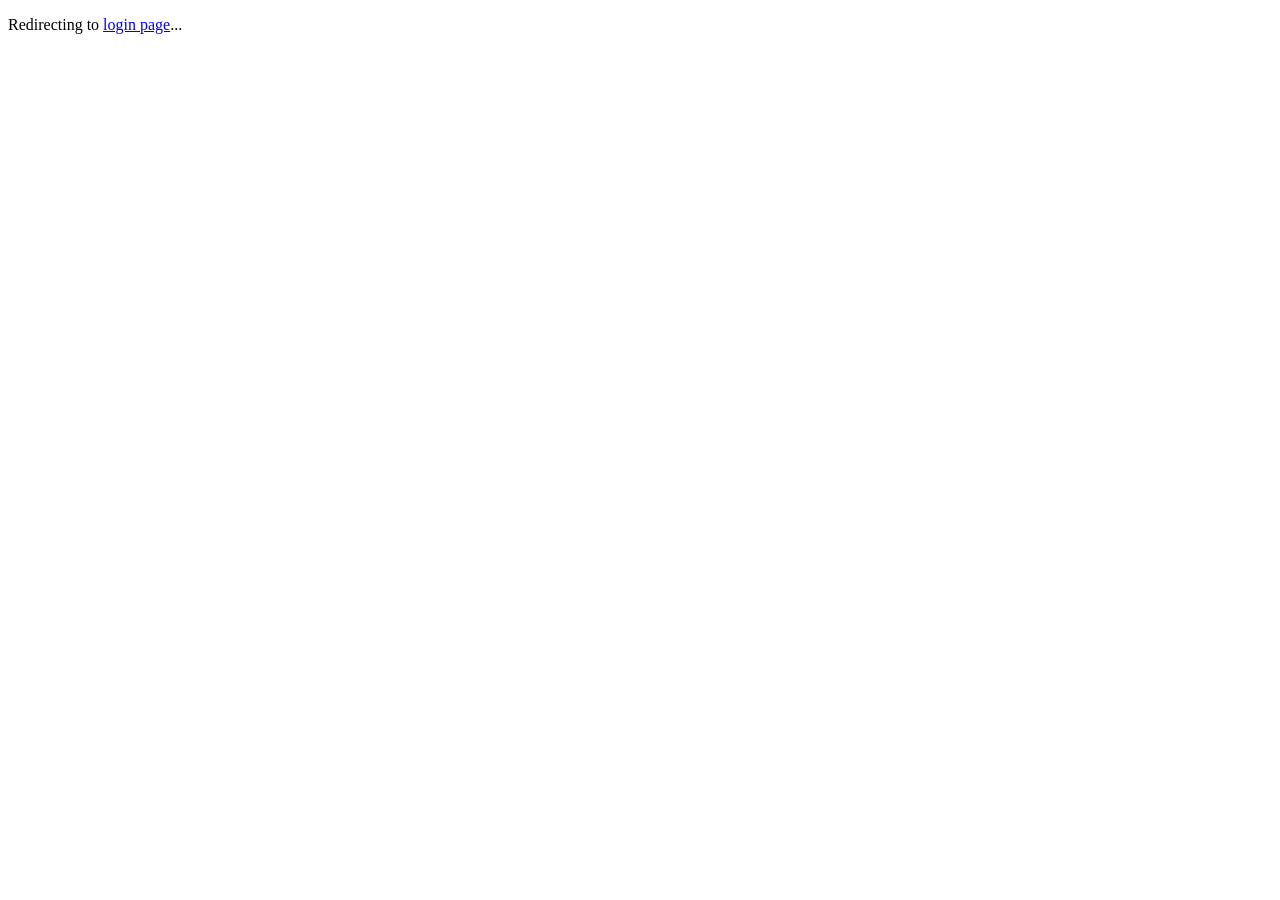
<file: index.html>
<!DOCTYPE html>
<html lang="en">
<head>
    <meta charset="UTF-8">
    <meta http-equiv="refresh" content="0; url=login.php">
    <title>Redirecting...</title>
</head>
<body>
    <p>Redirecting to <a href="login.php">login page</a>...</p>
</body>
</html>
</file>
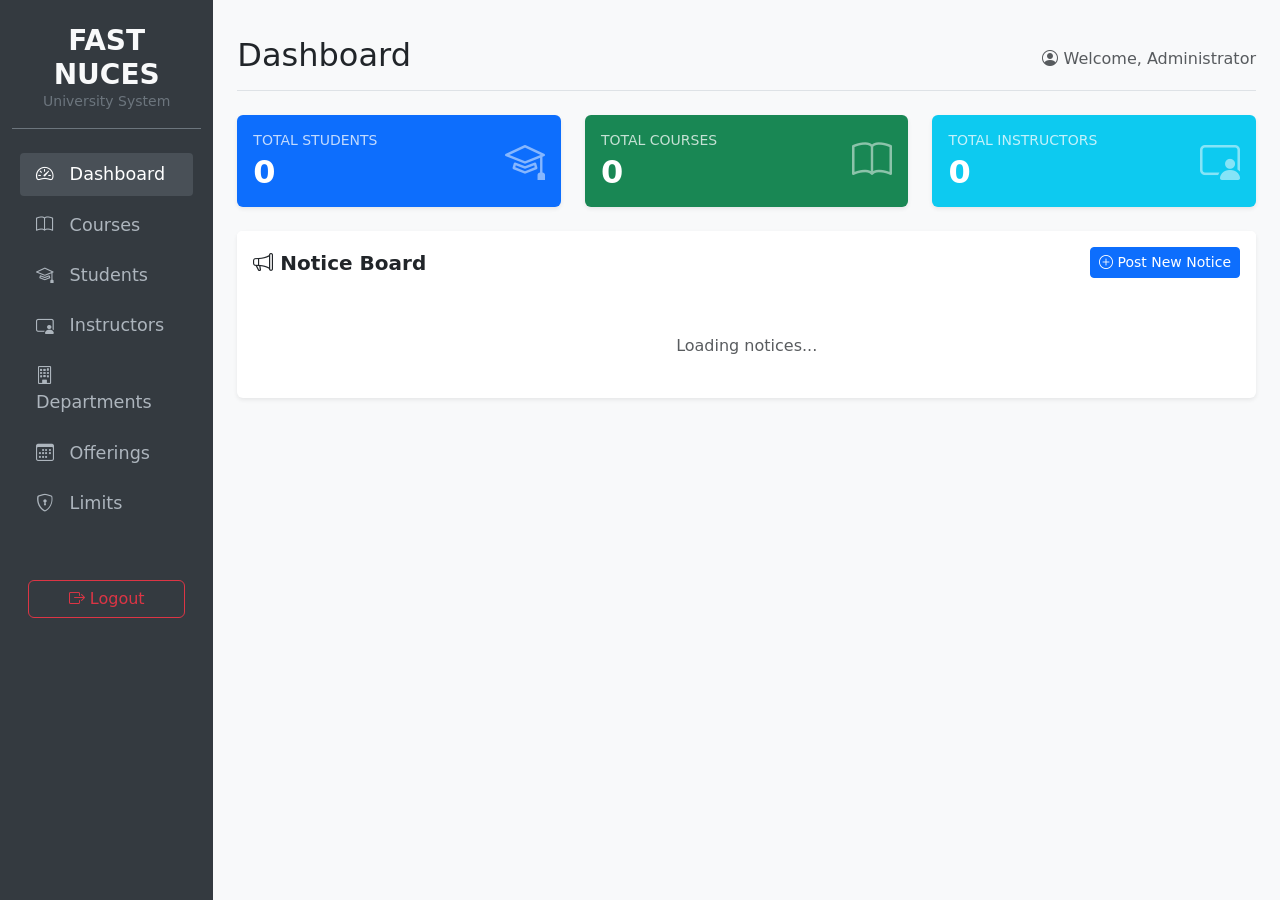
<file: admin_dashboard.html>
<!DOCTYPE html>
<html lang="en">
<head>
    <meta charset="UTF-8">
    <meta name="viewport" content="width=device-width, initial-scale=1.0">
    <title>Admin Dashboard - Registration System</title>
    <!-- Bootstrap 5 CSS -->
    <link href="https://cdn.jsdelivr.net/npm/bootstrap@5.3.2/dist/css/bootstrap.min.css" rel="stylesheet">
    <link rel="stylesheet" href="https://cdn.jsdelivr.net/npm/bootstrap-icons@1.11.1/font/bootstrap-icons.css">
    <style>
        body {
            background-color: #f8f9fa;
        }
        .sidebar {
            min-height: 100vh;
            background-color: #343a40;
            color: white;
            transition: all 0.3s;
        }
        .sidebar .nav-link {
            color: #adb5bd;
            font-size: 1.1rem;
            margin-bottom: 0.5rem;
            border-radius: 0.25rem;
        }
        .sidebar .nav-link:hover, .sidebar .nav-link.active {
            color: #fff;
            background-color: #495057;
        }
        .sidebar .nav-link i {
            margin-right: 10px;
        }
        .main-content {
            padding: 20px;
        }
        .card-header {
            background-color: #fff;
            border-bottom: 2px solid #f8f9fa;
        }
        .modal-overlay {
            z-index: 1050;
        }
    </style>
</head>
<body>
    <div class="container-fluid">
        <div class="row">
            <!-- Sidebar -->
            <nav class="col-md-3 col-lg-2 d-md-block sidebar py-4">
                <div class="position-sticky">
                    <div class="px-3 mb-4 border-bottom border-secondary pb-3 text-center">
                        <h3 class="mb-0 text-light fw-bold">FAST NUCES</h3>
                        <p class="text-secondary small mb-0">University System</p>
                    </div>
                    <ul class="nav flex-column px-2" id="tab-links">
                        <li class="nav-item">
                            <a class="nav-link active" href="#" onclick="switchTab('dashboard')">
                                <i class="bi bi-speedometer2"></i> Dashboard
                            </a>
                        </li>
                        <li class="nav-item">
                            <a class="nav-link" href="#" onclick="switchTab('courses')">
                                <i class="bi bi-book"></i> Courses
                            </a>
                        </li>
                        <li class="nav-item">
                            <a class="nav-link" href="#" onclick="switchTab('students')">
                                <i class="bi bi-mortarboard"></i> Students
                            </a>
                        </li>
                        <li class="nav-item">
                            <a class="nav-link" href="#" onclick="switchTab('instructors')">
                                <i class="bi bi-person-video3"></i> Instructors
                            </a>
                        </li>
                        <li class="nav-item">
                            <a class="nav-link" href="#" onclick="switchTab('departments')">
                                <i class="bi bi-building"></i> Departments
                            </a>
                        </li>
                        <li class="nav-item">
                            <a class="nav-link" href="#" onclick="switchTab('offerings')">
                                <i class="bi bi-calendar3"></i> Offerings
                            </a>
                        </li>
                        <li class="nav-item">
                            <a class="nav-link" href="#" onclick="switchTab('limits')">
                                <i class="bi bi-shield-lock"></i> Limits
                            </a>
                        </li>
                    </ul>
                    <div class="mt-5 px-3">
                        <a href="php/admin/logout.php" class="btn btn-outline-danger w-100">
                            <i class="bi bi-box-arrow-right"></i> Logout
                        </a>
                    </div>
                </div>
            </nav>

            <!-- Main Content -->
            <main class="col-md-9 ms-sm-auto col-lg-10 px-md-4 main-content">
                <!-- Top Navbar/Header -->
                <header class="d-flex justify-content-between flex-wrap flex-md-nowrap align-items-center pt-3 pb-2 mb-4 border-bottom">
                    <h1 class="h2 text-dark" id="page-title">Dashboard</h1>
                    <div class="btn-toolbar mb-2 mb-md-0">
                        <span class="text-muted"><i class="bi bi-person-circle"></i> Welcome, Administrator</span>
                    </div>
                </header>
                
                <!-- Dashboard Tab -->
                <section id="tab-dashboard" class="d-block">
                    <!-- Summary Cards -->
                    <div class="row g-4 mb-4">
                        <div class="col-md-4">
                            <div class="card border-0 shadow-sm bg-primary text-white">
                                <div class="card-body d-flex align-items-center">
                                    <div class="flex-grow-1">
                                        <h6 class="text-uppercase mb-1 small opacity-75">Total Students</h6>
                                        <h2 class="mb-0 fw-bold" id="stat-students">0</h2>
                                    </div>
                                    <i class="bi bi-mortarboard fs-1 opacity-50"></i>
                                </div>
                            </div>
                        </div>
                        <div class="col-md-4">
                            <div class="card border-0 shadow-sm bg-success text-white">
                                <div class="card-body d-flex align-items-center">
                                    <div class="flex-grow-1">
                                        <h6 class="text-uppercase mb-1 small opacity-75">Total Courses</h6>
                                        <h2 class="mb-0 fw-bold" id="stat-courses">0</h2>
                                    </div>
                                    <i class="bi bi-book fs-1 opacity-50"></i>
                                </div>
                            </div>
                        </div>
                        <div class="col-md-4">
                            <div class="card border-0 shadow-sm bg-info text-white">
                                <div class="card-body d-flex align-items-center">
                                    <div class="flex-grow-1">
                                        <h6 class="text-uppercase mb-1 small opacity-75">Total Instructors</h6>
                                        <h2 class="mb-0 fw-bold" id="stat-instructors">0</h2>
                                    </div>
                                    <i class="bi bi-person-video3 fs-1 opacity-50"></i>
                                </div>
                            </div>
                        </div>
                    </div>

                    <!-- Notice Board -->
                    <div class="row g-4">
                        <div class="col-12">
                            <div class="card border-0 shadow-sm h-100">
                                <div class="card-header bg-white border-0 py-3 d-flex justify-content-between align-items-center">
                                    <h5 class="mb-0 fw-bold"><i class="bi bi-megaphone"></i> Notice Board</h5>
                                    <button class="btn btn-primary btn-sm" onclick="openNoticeModal()">
                                        <i class="bi bi-plus-circle"></i> Post New Notice
                                    </button>
                                </div>
                                <div class="card-body">
                                    <div class="row" id="notice-board-container">
                                        <div class="col-12 text-center py-4 text-muted">Loading notices...</div>
                                    </div>
                                </div>
                            </div>
                        </div>
                    </div>
                </section>

                <!-- Courses Tab -->
                <section id="tab-courses" class="d-none">
                    <div class="card shadow-sm">
                        <div class="card-header d-flex justify-content-between align-items-center py-3">
                            <h5 class="mb-0">Course Management</h5>
                            <button onclick="openCourseModal()" class="btn btn-success btn-sm"><i class="bi bi-plus-lg"></i> Add Course</button>
                        </div>
                        <div class="card-body">
                            <div class="table-responsive" id="course-list-container"></div>
                        </div>
                    </div>
                </section>

                <!-- Students Tab -->
                <section id="tab-students" class="d-none">
                    <div class="card shadow-sm">
                        <div class="card-header d-flex justify-content-between align-items-center py-3">
                            <h5 class="mb-0">Student Management</h5>
                            <button onclick="openStudentModal()" class="btn btn-success btn-sm"><i class="bi bi-plus-lg"></i> Add Student</button>
                        </div>
                        <div class="card-body">
                            <div class="table-responsive" id="student-list-container"></div>
                        </div>
                    </div>
                </section>

                <!-- Instructors Tab -->
                <section id="tab-instructors" class="d-none">
                    <div class="card shadow-sm">
                        <div class="card-header d-flex justify-content-between align-items-center py-3">
                            <h5 class="mb-0">Instructor Management</h5>
                            <button onclick="openInstructorModal()" class="btn btn-success btn-sm"><i class="bi bi-plus-lg"></i> Add Instructor</button>
                        </div>
                        <div class="card-body">
                            <div class="table-responsive" id="instructor-list-container"></div>
                        </div>
                    </div>
                </section>

                <!-- Departments Tab -->
                <section id="tab-departments" class="d-none">
                    <div class="card shadow-sm">
                        <div class="card-header d-flex justify-content-between align-items-center py-3">
                            <h5 class="mb-0">Department Management</h5>
                            <button onclick="openDeptModal()" class="btn btn-success btn-sm"><i class="bi bi-plus-lg"></i> Add Department</button>
                        </div>
                        <div class="card-body">
                            <div class="table-responsive" id="dept-list-container"></div>
                        </div>
                    </div>
                </section>

                <!-- Offerings Tab -->
                <section id="tab-offerings" class="d-none">
                    <div class="card shadow-sm">
                        <div class="card-header d-flex justify-content-between align-items-center py-3">
                            <h5 class="mb-0">Course Offerings</h5>
                            <button onclick="openOfferingModal()" class="btn btn-success btn-sm"><i class="bi bi-plus-lg"></i> Add Offering</button>
                        </div>
                        <div class="card-body">
                            <div class="table-responsive" id="offering-list-container"></div>
                        </div>
                    </div>
                </section>

                <!-- Registration Limits Section -->
                <section id="tab-limits" class="d-none">
                    <div class="card shadow-sm">
                        <div class="card-header d-flex justify-content-between align-items-center py-3">
                            <h5 class="mb-0">Course Registration Limits</h5>
                            <button onclick="openLimitModal()" class="btn btn-primary btn-sm"><i class="bi bi-plus-circle me-2"></i>Set New Limit</button>
                        </div>
                        <div class="card-body">
                            <div id="limit-list-container" class="table-responsive">
                                <p class="text-muted text-center py-4">Loading limits...</p>
                            </div>
                        </div>
                    </div>
                </section>
        </main>
        </div>
    </div>

    <!-- Course Modal -->
    <div id="course-modal" class="modal-overlay" style="display:none; position:fixed; top:0; left:0; width:100%; height:100%; background:rgba(0,0,0,0.5); align-items:center; justify-content:center;">
        <div class="bg-white p-4 rounded shadow-lg" style="width: 100%; max-width: 500px;">
            <div class="d-flex justify-content-between align-items-center mb-3">
                <h5 id="c-modal-title" class="mb-0">Add Course</h5>
                <button type="button" class="btn-close" onclick="closeModal('course-modal')"></button>
            </div>
            <input type="hidden" id="c_id">
            <div class="mb-3"><label class="form-label">Title</label><input type="text" id="c_title" class="form-control" required></div>
            <div class="row mb-3">
                <div class="col"><label class="form-label">Credits</label><input type="number" id="c_credits" class="form-control" min="1" required></div>
                <div class="col"><label class="form-label">Capacity</label><input type="number" id="c_capacity" class="form-control" min="1" required></div>
            </div>
            <div class="mb-3"><label class="form-label">Department</label><select id="c_dept" class="form-select" required></select></div>
            <div class="mb-3">
                <label class="form-label">Course Type</label>
                <select id="c_type" class="form-select">
                    <option value="Core">Core</option>
                    <option value="Elective">Elective</option>
                </select>
            </div>
            <div class="mb-4"><label class="form-label">Prerequisite Course ID</label><input type="number" id="c_prereq" class="form-control" placeholder="Optional (0 for none)"></div>
            <div class="d-flex justify-content-end gap-2">
                <button onclick="closeModal('course-modal')" class="btn btn-secondary">Cancel</button>
                <button onclick="saveCourse()" class="btn btn-primary">Save Course</button>
            </div>
        </div>
    </div>

    <!-- Student Modal -->
    <div id="student-modal" class="modal-overlay" style="display:none; position:fixed; top:0; left:0; width:100%; height:100%; background:rgba(0,0,0,0.5); align-items:center; justify-content:center;">
        <div class="bg-white p-4 rounded shadow-lg" style="width: 100%; max-width: 500px; max-height: 90vh; overflow-y:auto;">
            <div class="d-flex justify-content-between align-items-center mb-3">
                <h5 id="s-modal-title" class="mb-0">Add Student</h5>
                <button type="button" class="btn-close" onclick="closeModal('student-modal')"></button>
            </div>
            <input type="hidden" id="s_id">
            <div class="mb-3"><label class="form-label">Full Name</label><input type="text" id="s_name" class="form-control" required></div>
            <div class="mb-3"><label class="form-label">Email</label><input type="email" id="s_email" class="form-control" required></div>
            <div class="row mb-3">
                <div class="col"><label class="form-label">Phone</label><input type="text" id="s_phone" class="form-control"></div>
                <div class="col">
                    <label class="form-label">Status</label>
                    <select id="s_status" class="form-select">
                        <option value="CURRENT">CURRENT</option>
                        <option value="GRADUATED">GRADUATED</option>
                        <option value="DROPPED">DROPPED</option>
                        <option value="SUSPENDED">SUSPENDED</option>
                    </select>
                </div>
            </div>
            <div class="mb-3"><label class="form-label">Password</label><input type="text" id="s_password" class="form-control" placeholder="Leave blank to keep current"></div>
            <div class="row mb-4">
                <div class="col"><label class="form-label">Semester</label><input type="number" id="s_semester" class="form-control" min="1" max="10" value="1" required></div>
                <div class="col"><label class="form-label">Batch</label><input type="number" id="s_batch" class="form-control" min="2000" max="2100" value="2024" required></div>
                <div class="col"><label class="form-label">CGPA</label><input type="number" id="s_cgpa" class="form-control" step="0.01" min="0" max="4" value="0.00"></div>
                <div class="col"><label class="form-label">Credits</label><input type="number" id="s_credits" class="form-control" min="0" value="0"></div>
            </div>
            <div class="d-flex justify-content-end gap-2">
                <button onclick="closeModal('student-modal')" class="btn btn-secondary">Cancel</button>
                <button onclick="saveStudent()" class="btn btn-primary">Save Student</button>
            </div>
        </div>
    </div>

    <!-- Instructor Modal -->
    <div id="instructor-modal" class="modal-overlay" style="display:none; position:fixed; top:0; left:0; width:100%; height:100%; background:rgba(0,0,0,0.5); align-items:center; justify-content:center;">
        <div class="bg-white p-4 rounded shadow-lg" style="width: 100%; max-width: 500px;">
            <div class="d-flex justify-content-between align-items-center mb-3">
                <h5 id="i-modal-title" class="mb-0">Add Instructor</h5>
                <button type="button" class="btn-close" onclick="closeModal('instructor-modal')"></button>
            </div>
            <input type="hidden" id="i_id">
            <div class="mb-3"><label class="form-label">Name</label><input type="text" id="i_name" class="form-control" required></div>
            <div class="mb-3"><label class="form-label">Email</label><input type="email" id="i_email" class="form-control" required></div>
            <div class="mb-4"><label class="form-label">Department</label><select id="i_dept" class="form-select" required></select></div>
            <div class="d-flex justify-content-end gap-2">
                <button onclick="closeModal('instructor-modal')" class="btn btn-secondary">Cancel</button>
                <button onclick="saveInstructor()" class="btn btn-primary">Save Instructor</button>
            </div>
        </div>
    </div>

    <!-- Department Modal -->
    <div id="dept-modal" class="modal-overlay" style="display:none; position:fixed; top:0; left:0; width:100%; height:100%; background:rgba(0,0,0,0.5); align-items:center; justify-content:center;">
        <div class="bg-white p-4 rounded shadow-lg" style="width: 100%; max-width: 500px;">
            <div class="d-flex justify-content-between align-items-center mb-3">
                <h5 id="d-modal-title" class="mb-0">Add Department</h5>
                <button type="button" class="btn-close" onclick="closeModal('dept-modal')"></button>
            </div>
            <input type="hidden" id="d_id">
            <div class="mb-4"><label class="form-label">Department Name</label><input type="text" id="d_name" class="form-control" required></div>
            <div class="d-flex justify-content-end gap-2">
                <button onclick="closeModal('dept-modal')" class="btn btn-secondary">Cancel</button>
                <button onclick="saveDept()" class="btn btn-primary">Save Department</button>
            </div>
        </div>
    </div>

    <!-- Offering Modal -->
    <div id="offering-modal" class="modal-overlay" style="display:none; position:fixed; top:0; left:0; width:100%; height:100%; background:rgba(0,0,0,0.5); align-items:center; justify-content:center;">
        <div class="bg-white p-4 rounded shadow-lg" style="width: 100%; max-width: 500px;">
            <div class="d-flex justify-content-between align-items-center mb-3">
                <h5 id="o-modal-title" class="mb-0">Add Course Offering</h5>
                <button type="button" class="btn-close" onclick="closeModal('offering-modal')"></button>
            </div>
            <input type="hidden" id="o_id">
            <div class="mb-3">
                <label class="form-label">Course</label>
                <select id="o_course" class="form-select" required></select>
            </div>
            <div class="mb-3">
                <label class="form-label">Instructor</label>
                <select id="o_instructor" class="form-select" required></select>
            </div>
            <div class="mb-4"><label class="form-label">Semester (1-10)</label><input type="number" id="o_semester" class="form-control" min="1" max="10" required></div>
            <div class="d-flex justify-content-end gap-2">
                <button onclick="closeModal('offering-modal')" class="btn btn-secondary">Cancel</button>
                <button onclick="saveOffering()" class="btn btn-primary">Save Offering</button>
            </div>
        </div>
    </div>

    <!-- Registration Limit Modal -->
    <div id="limit-modal" class="modal-overlay" style="display:none; position:fixed; top:0; left:0; width:100%; height:100%; background:rgba(0,0,0,0.5); align-items:center; justify-content:center;">
        <div class="modal-content bg-white p-4 rounded shadow-lg" style="width: 100%; max-width: 500px;">
            <h5 id="l-modal-title" class="fw-bold mb-4">Set Registration Limit</h5>
            <input type="hidden" id="l_id">
            <div class="mb-3">
                <label class="form-label">Batch (Year)</label>
                <input type="number" id="l_batch" class="form-control" min="2000" max="2100" placeholder="e.g. 2024" required>
            </div>
            <div class="mb-3">
                <label class="form-label">Semester</label>
                <input type="number" id="l_semester" class="form-control" min="1" max="10" placeholder="e.g. 1" required>
            </div>
            <div class="mb-3">
                <label class="form-label">Max Courses Allowed</label>
                <input type="number" id="l_max" class="form-control" placeholder="e.g. 5" required>
            </div>
            <div class="d-flex justify-content-end gap-2 mt-4">
                <button onclick="closeModal('limit-modal')" class="btn btn-secondary">Cancel</button>
                <button onclick="saveLimit()" class="btn btn-primary px-4">Save Limit</button>
            </div>
        </div>
    </div>

    <!-- Notice Modal -->
    <div id="notice-modal" class="modal-overlay" style="display:none; position:fixed; top:0; left:0; width:100%; height:100%; background:rgba(0,0,0,0.5); align-items:center; justify-content:center;">
        <div class="bg-white p-4 rounded shadow-lg" style="width: 100%; max-width: 500px;">
            <div class="d-flex justify-content-between align-items-center mb-3">
                <h5 class="mb-0 fw-bold">Post New Notice</h5>
                <button type="button" class="btn-close" onclick="closeModal('notice-modal')"></button>
            </div>
            <div class="mb-3">
                <label class="form-label">Title</label>
                <input type="text" id="n_title" class="form-control" placeholder="e.g. Exam Schedule">
            </div>
            <div class="mb-4">
                <label class="form-label">Content</label>
                <textarea id="n_content" class="form-control" rows="4" placeholder="Enter notice details..."></textarea>
            </div>
            <div class="d-flex justify-content-end gap-2">
                <button onclick="closeModal('notice-modal')" class="btn btn-secondary">Cancel</button>
                <button onclick="saveNotice()" class="btn btn-primary">Post Notice</button>
            </div>
        </div>
    </div>

    <!-- Bootstrap 5 JS Bundle with Popper -->
    <script src="https://cdn.jsdelivr.net/npm/bootstrap@5.3.2/dist/js/bootstrap.bundle.min.js"></script>
    <script src="js/admin.js?v=6"></script>
</body>
</html>
</file>
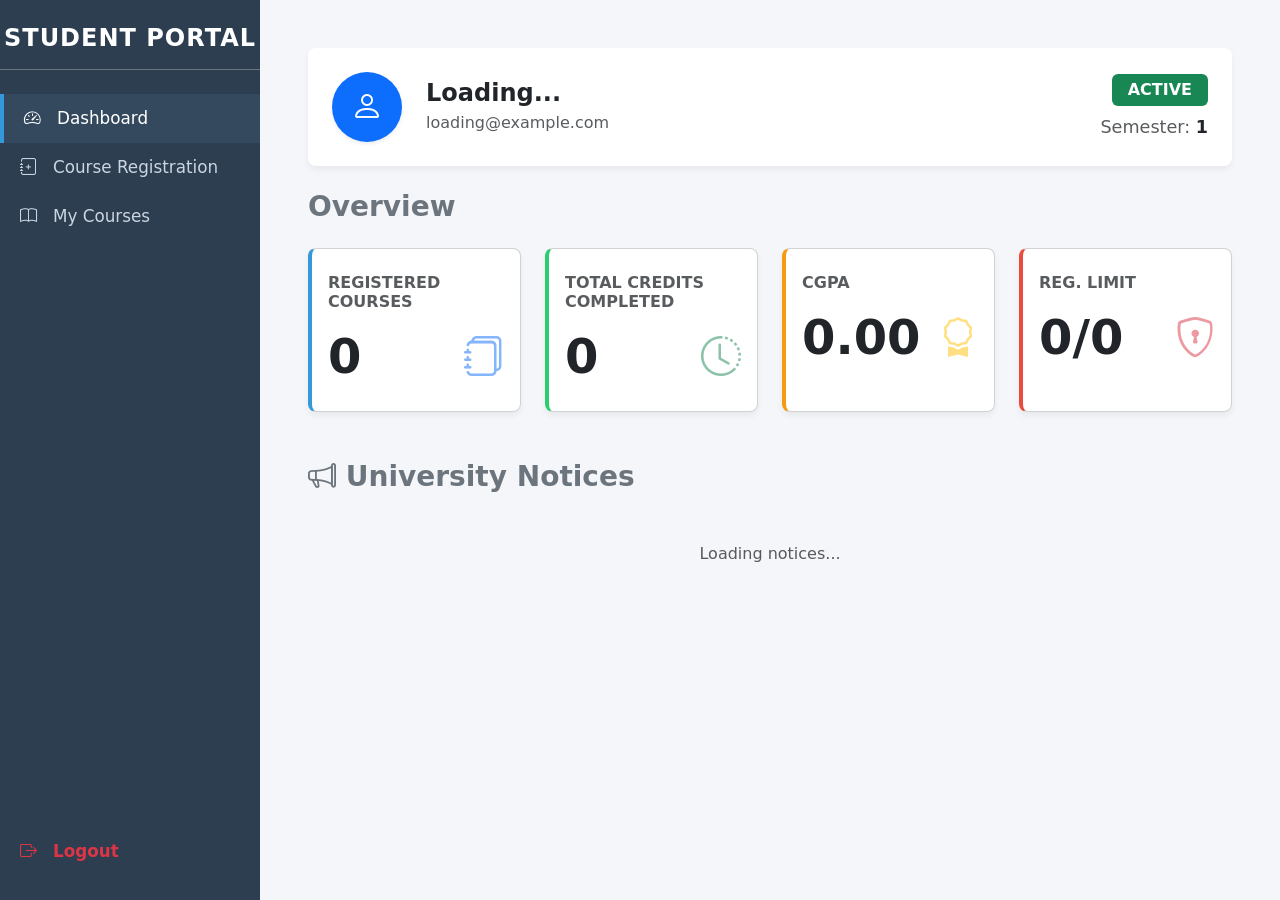
<file: dashboard.html>
<!DOCTYPE html>
<html lang="en">

<head>
    <meta charset="UTF-8">
    <meta name="viewport" content="width=device-width, initial-scale=1.0">
    <title>Student Dashboard</title>
    <!-- Bootstrap CSS -->
    <link href="https://cdn.jsdelivr.net/npm/bootstrap@5.3.0/dist/css/bootstrap.min.css" rel="stylesheet">
    <!-- Bootstrap Icons -->
    <link href="https://cdn.jsdelivr.net/npm/bootstrap-icons@1.10.5/font/bootstrap-icons.css" rel="stylesheet">
    <style>
        body {
            background-color: #f4f6f9;
        }

        .sidebar {
            min-height: 100vh;
            background-color: #2c3e50;
            color: #fff;
        }

        .sidebar a {
            color: #cbd5e1;
            text-decoration: none;
            padding: 12px 20px;
            display: block;
            font-size: 1.05rem;
            transition: all 0.3s;
        }

        .sidebar a:hover,
        .sidebar a.active {
            color: #fff;
            background-color: #34495e;
            border-left: 4px solid #3498db;
        }

        .card-summary {
            border-left: 4px solid #3498db;
            box-shadow: 0 4px 6px rgba(0, 0, 0, 0.05);
            border-radius: 8px;
        }

        .card-detail {
            box-shadow: 0 4px 6px rgba(0, 0, 0, 0.05);
            border: none;
            border-radius: 8px;
        }
    </style>
</head>

<body>
    <div class="d-flex">
        <!-- Sidebar -->
        <div class="sidebar d-flex flex-column py-4" style="width: 260px; flex-shrink: 0;">
            <h4 class="text-center mb-4 border-bottom pb-3 border-secondary fw-bold" style="letter-spacing: 1px;">
                STUDENT PORTAL</h4>
            <a href="#" class="active" onclick="switchSection('dashboard', this)"><i
                    class="bi bi-speedometer2 me-3"></i>Dashboard</a>
            <a href="#" onclick="switchSection('registration', this)"><i class="bi bi-journal-plus me-3"></i>Course
                Registration</a>
            <a href="#" onclick="switchSection('my-courses', this)"><i class="bi bi-book me-3"></i>My Courses</a>
            <div class="mt-auto">
                <a href="#" onclick="logout()" class="text-danger fw-bold"><i
                        class="bi bi-box-arrow-right me-3"></i>Logout</a>
            </div>
        </div>

        <!-- Main Content -->
        <div class="flex-grow-1 p-4 p-md-5 w-100">
            <!-- Student Profile Summary -->
            <div class="card card-detail mb-4">
                <div class="card-body d-flex align-items-center p-4">
                    <div class="bg-primary text-white rounded-circle d-flex justify-content-center align-items-center me-4 shadow-sm"
                        style="width: 70px; height: 70px; font-size: 2rem;">
                        <i class="bi bi-person"></i>
                    </div>
                    <div class="flex-grow-1">
                        <h4 id="st-name" class="mb-1 text-dark fw-bold">Loading...</h4>
                        <p id="st-email" class="text-muted mb-0">loading@example.com</p>
                    </div>
                    <div class="text-end">
                        <span id="st-status" class="badge bg-success fs-6 mb-2 px-3 py-2">ACTIVE</span>
                        <p class="mb-0 text-muted" style="font-size: 1.1rem;">Semester: <strong id="st-semester"
                                class="text-dark">1</strong></p>
                    </div>
                </div>
            </div>

            <!-- Sections Container -->
            <div id="content-sections">
                <!-- Dashboard Summary Section -->
                <section id="sec-dashboard">
                    <h3 class="mb-4 fw-bold text-secondary">Overview</h3>
                    <div class="row g-4 mb-4">
                        <div class="col-md-3">
                            <div class="card card-summary h-100 py-2">
                                <div class="card-body">
                                    <h6 class="card-title text-muted text-uppercase fw-bold mb-3">Registered Courses
                                    </h6>
                                    <div class="d-flex align-items-center">
                                        <div class="display-5 fw-bold text-dark me-3" id="sum-courses">0</div>
                                        <i class="bi bi-journals fs-1 text-primary opacity-50 ms-auto"></i>
                                    </div>
                                </div>
                            </div>
                        </div>
                        <div class="col-md-3">
                            <div class="card card-summary h-100 py-2" style="border-left-color: #2ecc71;">
                                <div class="card-body">
                                    <h6 class="card-title text-muted text-uppercase fw-bold mb-3">Total Credits
                                        Completed</h6>
                                    <div class="d-flex align-items-center">
                                        <div class="display-5 fw-bold text-dark me-3" id="sum-credits">0</div>
                                        <i class="bi bi-clock-history fs-1 text-success opacity-50 ms-auto"></i>
                                    </div>
                                </div>
                            </div>
                        </div>
                        <div class="col-md-3">
                            <div class="card card-summary h-100 py-2" style="border-left-color: #f39c12;">
                                <div class="card-body">
                                    <h6 class="card-title text-muted text-uppercase fw-bold mb-3">CGPA</h6>
                                    <div class="d-flex align-items-center">
                                        <div class="display-5 fw-bold text-dark me-3" id="sum-cgpa">0.00</div>
                                        <i class="bi bi-award fs-1 text-warning opacity-50 ms-auto"></i>
                                    </div>
                                </div>
                            </div>
                        </div>
                        <div class="col-md-3">
                            <div class="card card-summary h-100 py-2" style="border-left-color: #e74c3c;">
                                <div class="card-body">
                                    <h6 class="card-title text-muted text-uppercase fw-bold mb-3">Reg. Limit</h6>
                                    <div class="d-flex align-items-center">
                                        <div class="display-5 fw-bold text-dark me-3"><span id="sum-reg-count">0</span>/<span id="sum-reg-limit">0</span></div>
                                        <i class="bi bi-shield-lock fs-1 text-danger opacity-50 ms-auto"></i>
                                    </div>
                                </div>
                            </div>
                        </div>
                    </div>

                    <!-- Notice Board -->
                    <h3 class="mb-4 fw-bold text-secondary mt-5"><i class="bi bi-megaphone"></i> University Notices</h3>
                    <div class="row g-4 mb-5" id="student-notice-container">
                        <div class="col-12 text-center py-4 text-muted">Loading notices...</div>
                    </div>
                </section>

                <!-- Course Registration Section -->
                <section id="sec-registration" style="display: none;">
                    <h3 class="mb-4 fw-bold text-secondary">Available Courses <span
                            class="badge bg-primary ms-2 fs-6">Semester <span id="reg-semester">1</span></span></h3>
                    <div class="card card-detail">
                        <div class="card-body p-0 table-responsive" id="courses">
                            <div class="p-5 text-center text-muted">Loading available courses...</div>
                        </div>
                    </div>
                </section>

                <!-- My Courses Section -->
                <section id="sec-my-courses" style="display: none;">
                    <h3 class="mb-4 fw-bold text-secondary">My Enrolled Courses</h3>
                    <div class="card card-detail">
                        <div class="card-body p-0 table-responsive" id="enrolled">
                            <div class="p-5 text-center text-muted">Loading your courses...</div>
                        </div>
                    </div>
                </section>
            </div>
        </div>
    </div>

    <!-- Bootstrap JS Bundle -->
    <script src="https://cdn.jsdelivr.net/npm/bootstrap@5.3.0/dist/js/bootstrap.bundle.min.js"></script>
    <script src="js/app.js?v=3"></script>
    <script>
        function switchSection(sectionId, element) {
            document.querySelectorAll('.sidebar a').forEach(a => a.classList.remove('active'));
            element.classList.add('active');

            document.getElementById('sec-dashboard').style.display = 'none';
            document.getElementById('sec-registration').style.display = 'none';
            document.getElementById('sec-my-courses').style.display = 'none';

            document.getElementById('sec-' + sectionId).style.display = 'block';
        }

        async function logout() {
            try {
                await fetch('php/auth/logout.php', { method: 'POST' });
            } catch (e) { }
            window.location.href = 'login.php';
        }
    </script>
</body>

</html>
</file>
